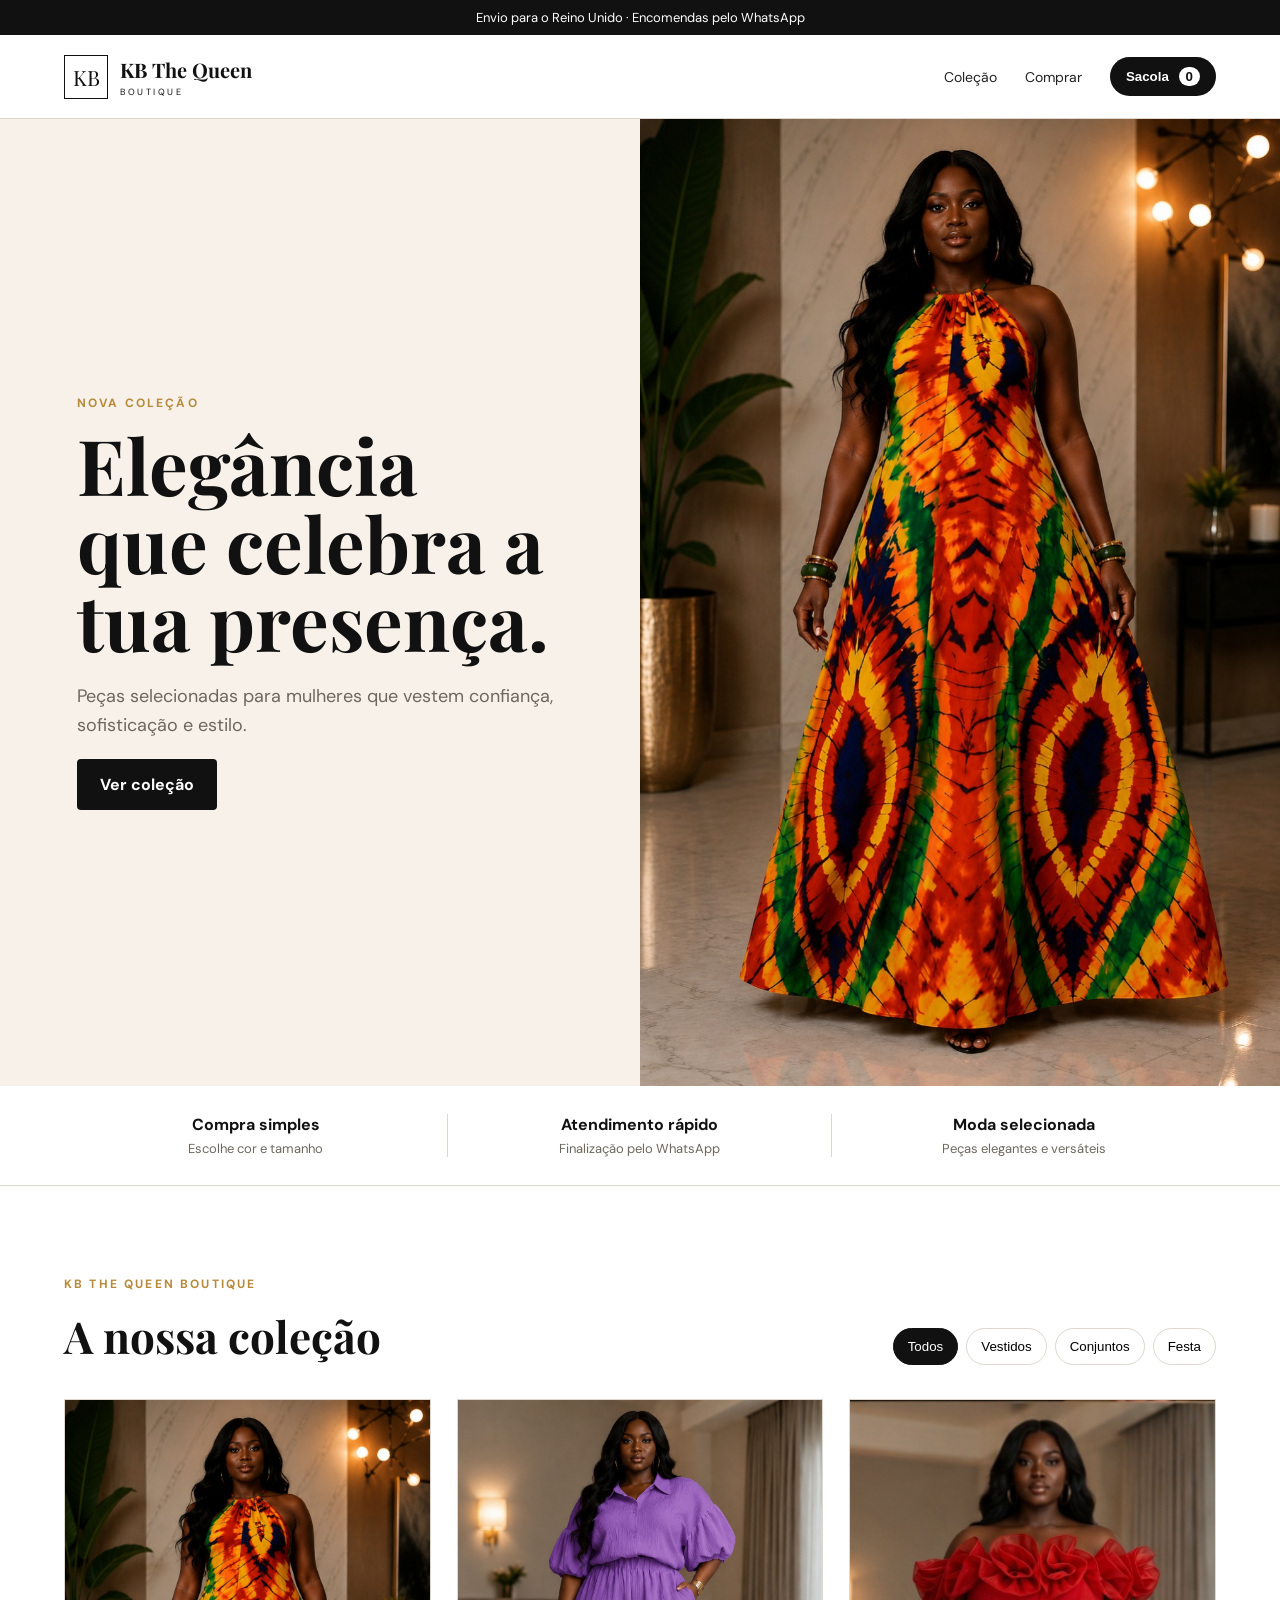
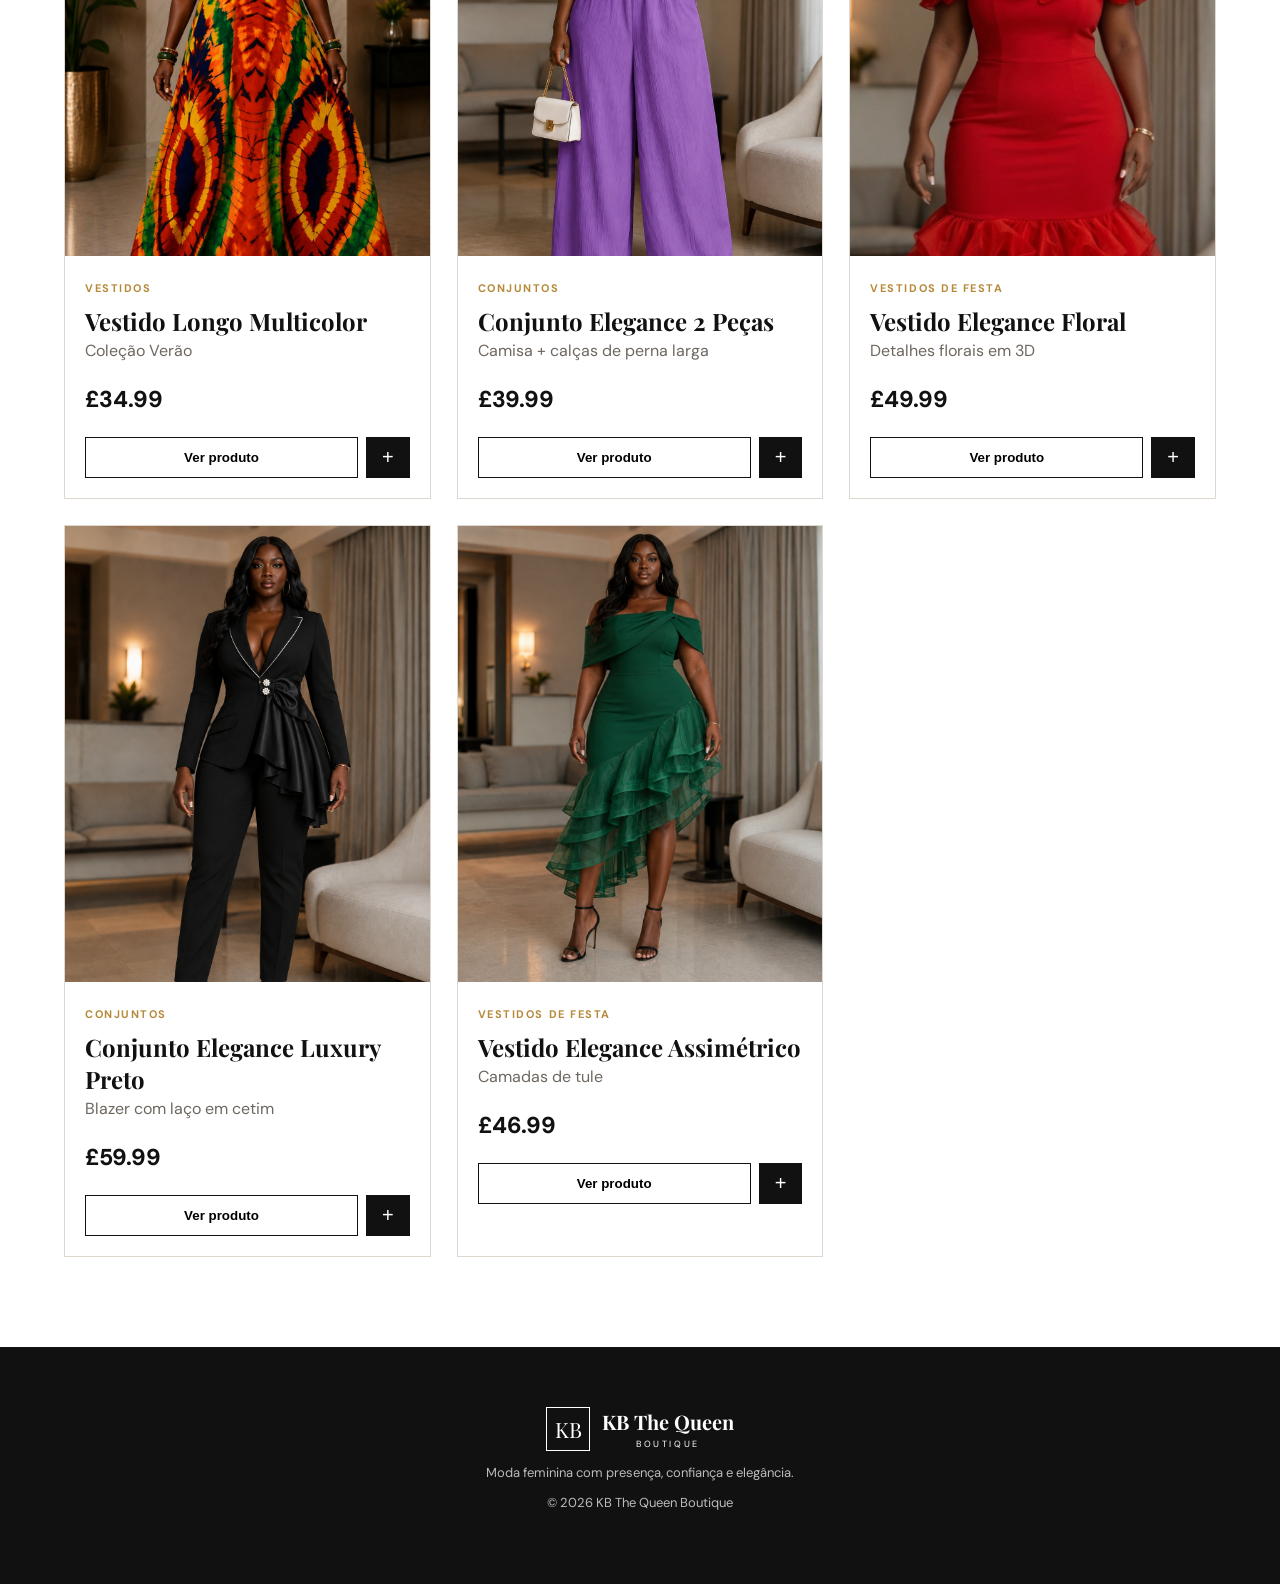
<file: index.html>
<!doctype html>
<html lang="pt">
<head>
  <meta charset="utf-8">
  <meta name="viewport" content="width=device-width, initial-scale=1">
  <meta name="description" content="KB The Queen Boutique — moda feminina elegante, moderna e sofisticada.">
  <title>KB The Queen Boutique</title>
  <link rel="preconnect" href="https://fonts.googleapis.com">
  <link rel="preconnect" href="https://fonts.gstatic.com" crossorigin>
  <link href="https://fonts.googleapis.com/css2?family=DM+Sans:wght@400;500;600;700&family=Playfair+Display:wght@600;700&display=swap" rel="stylesheet">
  <link rel="stylesheet" href="styles.css">
</head>
<body>
  <div class="topbar">Envio para o Reino Unido · Encomendas pelo WhatsApp</div>
  <header class="site-header">
    <a class="brand" href="#inicio"><span class="brand-mark">KB</span><span><strong>KB The Queen</strong><small>BOUTIQUE</small></span></a>
    <nav>
      <a href="#colecao">Coleção</a>
      <a href="#vantagens">Comprar</a>
      <button id="cartBtn" class="cart-button" aria-label="Abrir carrinho">Sacola <span id="cartCount">0</span></button>
    </nav>
  </header>

  <main>
    <section id="inicio" class="hero">
      <div class="hero-copy">
        <p class="eyebrow">NOVA COLEÇÃO</p>
        <h1>Elegância que celebra a tua presença.</h1>
        <p>Peças selecionadas para mulheres que vestem confiança, sofisticação e estilo.</p>
        <a class="primary-btn" href="#colecao">Ver coleção</a>
      </div>
      <div class="hero-image"><img src="assets/p1-frente.png" alt="Vestido longo multicolor da KB The Queen Boutique"></div>
    </section>

    <section id="vantagens" class="benefits">
      <article><strong>Compra simples</strong><span>Escolhe cor e tamanho</span></article>
      <article><strong>Atendimento rápido</strong><span>Finalização pelo WhatsApp</span></article>
      <article><strong>Moda selecionada</strong><span>Peças elegantes e versáteis</span></article>
    </section>

    <section id="colecao" class="collection">
      <div class="section-heading">
        <div><p class="eyebrow">KB THE QUEEN BOUTIQUE</p><h2>A nossa coleção</h2></div>
        <div class="filters">
          <button class="filter active" data-filter="Todos">Todos</button>
          <button class="filter" data-filter="Vestidos">Vestidos</button>
          <button class="filter" data-filter="Conjuntos">Conjuntos</button>
          <button class="filter" data-filter="Vestidos de Festa">Festa</button>
        </div>
      </div>
      <div id="productGrid" class="product-grid"></div>
    </section>
  </main>

  <footer>
    <div class="brand footer-brand"><span class="brand-mark">KB</span><span><strong>KB The Queen</strong><small>BOUTIQUE</small></span></div>
    <p>Moda feminina com presença, confiança e elegância.</p>
    <p>© 2026 KB The Queen Boutique</p>
  </footer>

  <div id="productModal" class="modal" aria-hidden="true">
    <div class="modal-backdrop" data-close-modal></div>
    <div class="modal-panel product-modal-panel">
      <button class="close-btn" data-close-modal aria-label="Fechar">×</button>
      <div class="product-layout">
        <div>
          <div id="mediaStage" class="media-stage"></div>
          <div id="mediaThumbs" class="media-thumbs"></div>
        </div>
        <div class="product-info">
          <p id="modalCategory" class="eyebrow"></p>
          <h2 id="modalName"></h2>
          <p id="modalSubtitle" class="subtitle"></p>
          <p id="modalPrice" class="price"></p>
          <p id="modalDescription"></p>

          <div class="selector-group">
            <strong>Cor</strong>
            <div id="colorOptions" class="option-list"></div>
          </div>
          <div class="selector-group">
            <strong>Tamanho</strong>
            <div id="sizeOptions" class="option-list"></div>
          </div>
          <p id="modalNote" class="note"></p>
          <button id="addToCartBtn" class="primary-btn full">Adicionar à sacola</button>
          <button id="buyNowBtn" class="whatsapp-btn full">Comprar pelo WhatsApp</button>
        </div>
      </div>
    </div>
  </div>

  <aside id="cartDrawer" class="cart-drawer" aria-hidden="true">
    <div class="drawer-backdrop" data-close-cart></div>
    <div class="drawer-panel">
      <div class="drawer-header"><h2>A tua sacola</h2><button class="close-btn" data-close-cart>×</button></div>
      <div id="cartItems" class="cart-items"></div>
      <div class="cart-summary">
        <div><span>Total</span><strong id="cartTotal">£0.00</strong></div>
        <button id="checkoutBtn" class="whatsapp-btn full">Finalizar pelo WhatsApp</button>
        <button id="clearCartBtn" class="text-btn">Limpar sacola</button>
      </div>
    </div>
  </aside>

  <script src="script.js"></script>
</body>
</html>
</file>
<file: styles.css>
:root{--black:#111;--cream:#f7f1e9;--gold:#b68a3a;--muted:#6d675f;--line:#ded7cf;--white:#fff;--green:#1f7a4d}
*{box-sizing:border-box}html{scroll-behavior:smooth}body{margin:0;font-family:"DM Sans",sans-serif;color:var(--black);background:#fff}.topbar{background:#111;color:#fff;text-align:center;padding:9px 16px;font-size:13px}.site-header{height:84px;display:flex;align-items:center;justify-content:space-between;padding:0 5vw;border-bottom:1px solid var(--line);position:sticky;top:0;background:rgba(255,255,255,.96);backdrop-filter:blur(12px);z-index:20}.brand{display:flex;align-items:center;gap:12px;text-decoration:none;color:#111}.brand-mark{display:grid;place-items:center;width:44px;height:44px;border:1px solid var(--black);font-family:"Playfair Display";font-size:21px}.brand strong{display:block;font-family:"Playfair Display";font-size:20px}.brand small{display:block;letter-spacing:.28em;font-size:9px;margin-top:3px}.site-header nav{display:flex;align-items:center;gap:28px}.site-header nav a{color:#222;text-decoration:none;font-size:14px}.cart-button{border:0;background:#111;color:#fff;padding:12px 16px;border-radius:999px;font-weight:700}.cart-button span{background:#fff;color:#111;border-radius:999px;padding:2px 7px;margin-left:6px}.hero{min-height:630px;display:grid;grid-template-columns:1fr 1fr;background:var(--cream);overflow:hidden}.hero-copy{padding:10vw 6vw;align-self:center}.eyebrow{letter-spacing:.18em;font-size:12px;font-weight:700;color:var(--gold);margin:0 0 14px}.hero h1{font-family:"Playfair Display";font-size:clamp(46px,6vw,82px);line-height:1.02;margin:0 0 22px;max-width:720px}.hero-copy>p:not(.eyebrow){font-size:18px;line-height:1.65;color:var(--muted);max-width:560px}.hero-image{min-height:630px}.hero-image img{width:100%;height:100%;object-fit:cover;object-position:center top}.primary-btn,.whatsapp-btn{display:inline-flex;align-items:center;justify-content:center;border:0;text-decoration:none;padding:15px 23px;font-weight:700;cursor:pointer;border-radius:4px}.primary-btn{background:#111;color:#fff}.whatsapp-btn{background:#1f9d5a;color:#fff}.full{width:100%;margin-top:10px}.benefits{display:grid;grid-template-columns:repeat(3,1fr);padding:28px 5vw;border-bottom:1px solid var(--line)}.benefits article{text-align:center;border-right:1px solid var(--line)}.benefits article:last-child{border-right:0}.benefits strong,.benefits span{display:block}.benefits span{color:var(--muted);font-size:13px;margin-top:5px}.collection{padding:90px 5vw}.section-heading{display:flex;justify-content:space-between;align-items:flex-end;margin-bottom:34px}.section-heading h2{font-family:"Playfair Display";font-size:44px;margin:0}.filters{display:flex;gap:8px;flex-wrap:wrap}.filter{border:1px solid var(--line);background:#fff;padding:10px 14px;border-radius:999px;cursor:pointer}.filter.active{background:#111;color:#fff;border-color:#111}.product-grid{display:grid;grid-template-columns:repeat(3,minmax(0,1fr));gap:26px}.product-card{border:1px solid var(--line);background:#fff;overflow:hidden;transition:.2s}.product-card:hover{transform:translateY(-4px);box-shadow:0 18px 45px rgba(0,0,0,.09)}.product-image{aspect-ratio:4/5;overflow:hidden;background:#eee;cursor:pointer}.product-image img{width:100%;height:100%;object-fit:cover;object-position:center top;transition:.35s}.product-card:hover img{transform:scale(1.025)}.product-card-body{padding:20px}.product-category{font-size:11px;letter-spacing:.14em;color:var(--gold);font-weight:700}.product-card h3{font-family:"Playfair Display";font-size:24px;margin:8px 0 3px}.product-card .subtitle{color:var(--muted);margin:0 0 12px}.price{font-size:23px;font-weight:800}.card-actions{display:grid;grid-template-columns:1fr auto;gap:8px}.view-btn{border:1px solid #111;background:#fff;padding:12px;font-weight:700;cursor:pointer}.quick-add{border:0;background:#111;color:#fff;padding:0 16px;font-size:20px;cursor:pointer}.modal{position:fixed;inset:0;z-index:50;display:none}.modal.open{display:block}.modal-backdrop,.drawer-backdrop{position:absolute;inset:0;background:rgba(0,0,0,.56)}.modal-panel{position:relative;background:#fff;width:min(1180px,94vw);max-height:92vh;overflow:auto;margin:4vh auto;padding:34px;z-index:2}.close-btn{border:0;background:transparent;font-size:34px;line-height:1;cursor:pointer}.modal-panel>.close-btn{position:absolute;right:18px;top:14px;z-index:5}.product-layout{display:grid;grid-template-columns:1.15fr .85fr;gap:40px}.media-stage{aspect-ratio:4/5;background:#f0eee9;display:grid;place-items:center;overflow:hidden}.media-stage img,.media-stage video{width:100%;height:100%;object-fit:contain}.media-thumbs{display:flex;gap:10px;overflow:auto;padding-top:12px}.media-thumb{width:80px;height:95px;flex:0 0 auto;border:2px solid transparent;background:#eee;padding:0;cursor:pointer}.media-thumb.active{border-color:#111}.media-thumb img,.media-thumb video{width:100%;height:100%;object-fit:cover}.product-info{padding:30px 10px}.product-info h2{font-family:"Playfair Display";font-size:44px;line-height:1.05;margin:0 0 5px}.subtitle{color:var(--muted)}.selector-group{margin-top:24px}.option-list{display:flex;gap:8px;flex-wrap:wrap;margin-top:10px}.option{border:1px solid var(--line);background:#fff;padding:10px 13px;cursor:pointer}.option.selected{border-color:#111;background:#111;color:#fff}.note{font-size:12px;color:var(--muted);margin-top:20px}.cart-drawer{position:fixed;inset:0;display:none;z-index:60}.cart-drawer.open{display:block}.drawer-panel{position:absolute;right:0;top:0;height:100%;width:min(440px,94vw);background:#fff;z-index:2;display:flex;flex-direction:column}.drawer-header{display:flex;align-items:center;justify-content:space-between;padding:22px;border-bottom:1px solid var(--line)}.drawer-header h2{font-family:"Playfair Display";margin:0}.cart-items{padding:18px;overflow:auto;flex:1}.cart-item{display:grid;grid-template-columns:76px 1fr auto;gap:12px;padding:12px 0;border-bottom:1px solid var(--line)}.cart-item img{width:76px;height:94px;object-fit:cover}.cart-item h4{margin:0 0 5px}.cart-item p{font-size:12px;color:var(--muted);margin:3px 0}.remove-item{border:0;background:transparent;font-size:22px;cursor:pointer}.empty-cart{color:var(--muted);text-align:center;padding:50px 20px}.cart-summary{padding:22px;border-top:1px solid var(--line)}.cart-summary>div{display:flex;justify-content:space-between;font-size:20px;margin-bottom:8px}.text-btn{border:0;background:transparent;text-decoration:underline;width:100%;padding:12px;cursor:pointer}footer{background:#111;color:#fff;text-align:center;padding:60px 20px}.footer-brand{justify-content:center;color:#fff}.footer-brand .brand-mark{border-color:#fff}footer p{color:#bbb;font-size:13px}
@media(max-width:900px){.site-header nav a{display:none}.hero{grid-template-columns:1fr}.hero-copy{padding:80px 6vw}.hero-image{min-height:520px}.benefits{grid-template-columns:1fr;padding:12px 6vw}.benefits article{border-right:0;border-bottom:1px solid var(--line);padding:15px}.product-grid{grid-template-columns:repeat(2,1fr)}.section-heading{align-items:flex-start;gap:20px;flex-direction:column}.product-layout{grid-template-columns:1fr}.modal-panel{padding:18px}.product-info h2{font-size:34px}}
@media(max-width:560px){.site-header{padding:0 16px}.brand strong{font-size:16px}.hero h1{font-size:44px}.product-grid{grid-template-columns:1fr}.collection{padding:65px 16px}.section-heading h2{font-size:38px}.product-card h3{font-size:22px}.product-layout{gap:12px}.product-info{padding:12px 0}.media-stage{aspect-ratio:3/4}}
</file>
